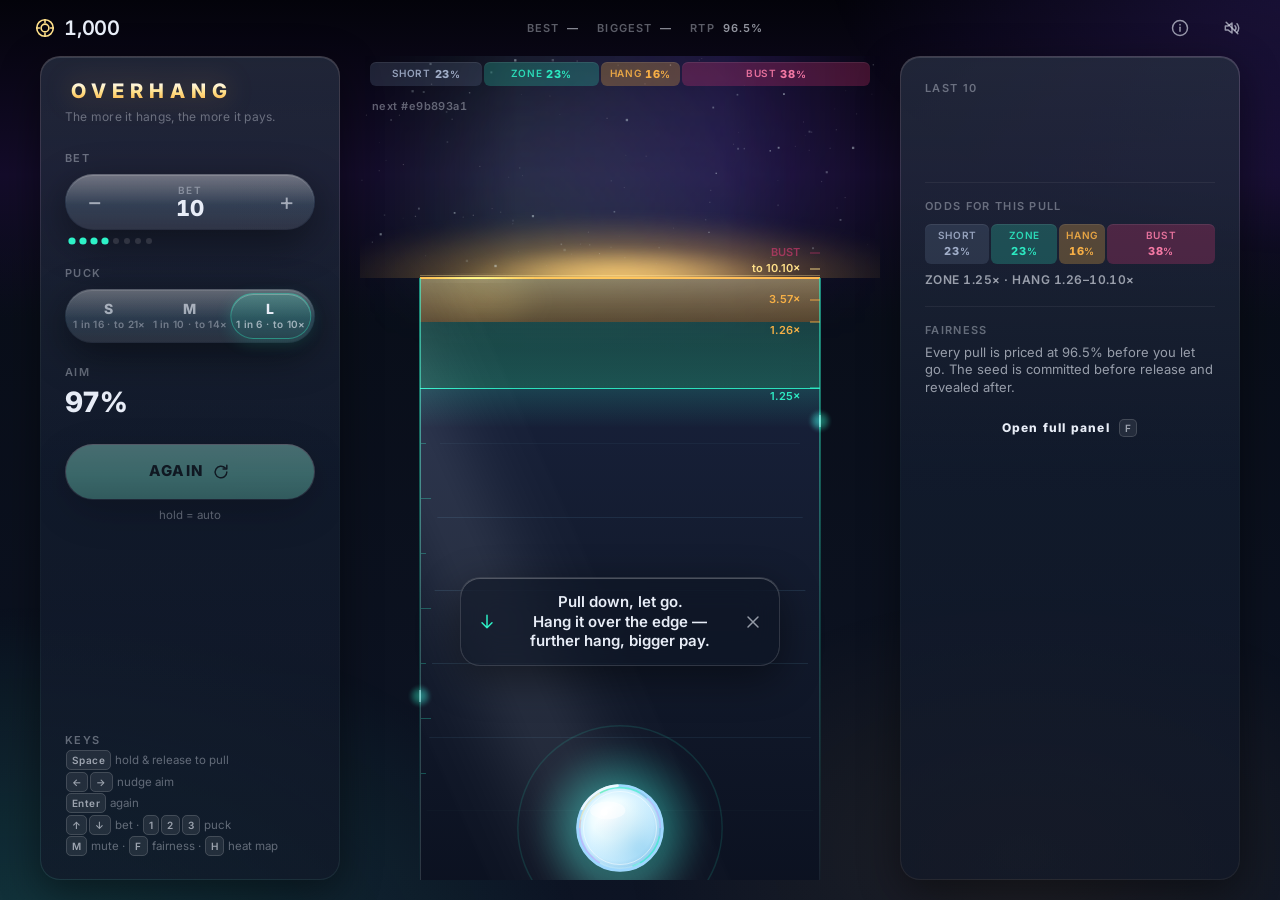
<file: overhang/index.html>
<!doctype html>
<html lang="en">
<head>
  <meta charset="utf-8" />
  <meta name="viewport" content="width=device-width, initial-scale=1, viewport-fit=cover" />
  <meta name="theme-color" content="#070B14" />
  <meta name="description" content="OVERHANG — slide a glass puck toward the edge of the void. The more it hangs, the more it pays. Play-money demo." />
  <title>OVERHANG</title>
  <link rel="preconnect" href="https://fonts.googleapis.com" />
  <link rel="preconnect" href="https://fonts.gstatic.com" crossorigin />
  <link rel="stylesheet" href="https://fonts.googleapis.com/css2?family=Inter:wght@400;600;800&display=swap" />
  <link rel="stylesheet" href="style.css" />
</head>
<body>
  <svg width="0" height="0" style="position:absolute" aria-hidden="true" focusable="false">
    <defs>
      <symbol id="i-chip" viewBox="0 0 24 24"><circle cx="12" cy="12" r="9" fill="none" stroke="currentColor" stroke-width="1.75"/><circle cx="12" cy="12" r="4.25" fill="none" stroke="currentColor" stroke-width="1.75"/><path d="M12 3v3M12 18v3M3 12h3M18 12h3" stroke="currentColor" stroke-width="1.75" stroke-linecap="round"/></symbol>
      <symbol id="i-info" viewBox="0 0 24 24"><circle cx="12" cy="12" r="9" fill="none" stroke="currentColor" stroke-width="1.75"/><path d="M12 11v5" stroke="currentColor" stroke-width="1.75" stroke-linecap="round"/><circle cx="12" cy="8" r="1" fill="currentColor"/></symbol>
      <symbol id="i-sound" viewBox="0 0 24 24"><path d="M4 9.5v5h3.5L12 18V6L7.5 9.5H4z" fill="none" stroke="currentColor" stroke-width="1.75" stroke-linejoin="round"/><path class="wave" d="M15.5 9.2a4 4 0 0 1 0 5.6M18 6.8a7.5 7.5 0 0 1 0 10.4" fill="none" stroke="currentColor" stroke-width="1.75" stroke-linecap="round"/><path class="slash" d="M5 5l14 14" fill="none" stroke="currentColor" stroke-width="1.75" stroke-linecap="round"/></symbol>
      <symbol id="i-again" viewBox="0 0 24 24"><path d="M19 12a7 7 0 1 1-2.05-4.95" fill="none" stroke="currentColor" stroke-width="1.75" stroke-linecap="round"/><path d="M19 4v4.5h-4.5" fill="none" stroke="currentColor" stroke-width="1.75" stroke-linecap="round" stroke-linejoin="round"/></symbol>
      <symbol id="i-close" viewBox="0 0 24 24"><path d="M6 6l12 12M18 6L6 18" fill="none" stroke="currentColor" stroke-width="1.75" stroke-linecap="round"/></symbol>
      <symbol id="i-arrow-down" viewBox="0 0 24 24"><path d="M12 4v15M6 13l6 6 6-6" fill="none" stroke="currentColor" stroke-width="1.75" stroke-linecap="round" stroke-linejoin="round"/></symbol>
      <!-- LAST 10 result glyphs (same stroke as the rest of the icon set) -->
      <symbol id="i-r-hang" viewBox="0 0 24 24"><path d="M4 19h16M12 19V6" fill="none" stroke="currentColor" stroke-width="2.5" stroke-linecap="round"/></symbol>
      <symbol id="i-r-zone" viewBox="0 0 24 24"><rect x="4" y="7" width="16" height="10" rx="2" fill="none" stroke="currentColor" stroke-width="2.5"/></symbol>
      <symbol id="i-r-bust" viewBox="0 0 24 24"><path d="M6 6l12 12M18 6L6 18" fill="none" stroke="currentColor" stroke-width="2.5" stroke-linecap="round"/></symbol>
      <symbol id="i-r-short" viewBox="0 0 24 24"><path d="M5 12h14" fill="none" stroke="currentColor" stroke-width="2.5" stroke-linecap="round"/></symbol>
    </defs>
  </svg>

  <div id="app" class="app">
    <!-- Top bar -->
    <header class="topbar">
      <button id="balanceBtn" class="balance" type="button" aria-label="Balance. Opens the fairness panel" data-testid="balance">
        <svg class="icon" aria-hidden="true"><use href="#i-chip"/></svg>
        <span id="balance" class="num">1,000</span>
      </button>
      <div class="topbar-stats" id="topStats" aria-hidden="true">
        <span>BEST <b id="statBest" class="num">—</b></span>
        <span>BIGGEST <b id="statBiggest" class="num">—</b></span>
        <span>RTP <b id="statRtp" class="num">—</b></span>
      </div>
      <div class="topbar-actions">
        <button id="infoBtn" class="iconbtn" type="button" aria-label="Fairness and rules" data-testid="info"><svg class="icon" aria-hidden="true"><use href="#i-info"/></svg></button>
        <button id="muteBtn" class="iconbtn" type="button" aria-label="Sound" aria-pressed="false" data-testid="mute"><svg class="icon" aria-hidden="true"><use href="#i-sound"/></svg></button>
      </div>
    </header>

    <!-- Stage: canvas + non-interactive overlays -->
    <main class="stage" id="stage">
      <canvas id="canvas" data-testid="canvas"></canvas>

      <div class="odds" id="odds" data-testid="odds" aria-hidden="true">
        <div class="odds-bar">
          <div class="seg seg-short" id="oddsShort"><span class="seg-label">SHORT</span><span class="seg-val num"><b>23</b>%</span></div>
          <div class="seg seg-zone" id="oddsZone"><span class="seg-label">ZONE</span><span class="seg-val num"><b>23</b>%</span></div>
          <div class="seg seg-hang" id="oddsHang"><span class="seg-label">HANG</span><span class="seg-val num"><b>16</b>%</span></div>
          <div class="seg seg-bust" id="oddsBust"><span class="seg-label">BUST</span><span class="seg-val num"><b>38</b>%</span></div>
        </div>
        <div class="odds-chip num" id="oddsChip" hidden>ALL PAYS ×1.13</div>
      </div>

      <div class="wordmark stage-wordmark" aria-hidden="true">OVERHANG</div>
      <div class="corner num" id="corner" aria-hidden="true">
        <div id="cornerNext">next #--------</div>
        <div id="cornerLast"></div>
      </div>

      <div class="lockup" id="lockup" aria-hidden="true">
        <div class="lockup-tier" id="lockupTier"></div>
        <div class="lockup-mult num" id="lockupMult"></div>
        <div class="lockup-sub num" id="lockupSub"></div>
        <div class="lockup-win num" id="lockupWin"></div>
      </div>

      <div class="caption" id="caption" hidden>Top up to play</div>

      <div class="hint" id="hint" hidden data-testid="hint">
        <svg class="icon hint-arrow" aria-hidden="true"><use href="#i-arrow-down"/></svg>
        <p>Pull down, let go.<br/>Hang it over the edge — further hang, bigger pay.</p>
        <button class="hint-close" id="hintClose" type="button" aria-label="Dismiss hint"><svg class="icon" aria-hidden="true"><use href="#i-close"/></svg></button>
      </div>
    </main>

    <!-- Controls: footer on phone, left console on desktop -->
    <aside class="console console-left" id="controls">
      <div class="brand desk-only" aria-hidden="true">
        <div class="wordmark">OVERHANG</div>
        <div class="tagline">The more it hangs, the more it pays.</div>
      </div>
      <div class="group group-bet">
        <div class="label desk-only">BET</div>
        <div class="pill bet-pill" id="betPill" data-testid="bet">
          <button class="pill-btn" id="betDown" type="button" aria-label="Decrease bet">−</button>
          <button class="pill-value" id="betValue" type="button" aria-label="Bet amount. Long press for maximum"><span class="pill-caption">BET</span><span class="num" id="betNum">10</span></button>
          <button class="pill-btn" id="betUp" type="button" aria-label="Increase bet">+</button>
        </div>
        <div class="ladder desk-only" id="ladder" aria-hidden="true"></div>
      </div>

      <div class="group group-size">
        <div class="label desk-only">PUCK</div>
        <div class="segmented" id="sizeSeg" role="group" aria-label="Puck size" data-testid="sizes">
          <span class="seg-thumb" aria-hidden="true"></span>
          <button type="button" class="seg-btn" data-size="S" aria-pressed="false" title="Small puck · hangs about 1 in 16 · pays to 21×"><span class="seg-main">S</span><span class="seg-sub">1 in 16 · to 21×</span></button>
          <button type="button" class="seg-btn" data-size="M" aria-pressed="false" title="Medium puck · hangs about 1 in 10 · pays to 14×"><span class="seg-main">M</span><span class="seg-sub">1 in 10 · to 14×</span></button>
          <button type="button" class="seg-btn" data-size="L" aria-pressed="true" title="Large puck · hangs about 1 in 6 · pays to 10×"><span class="seg-main">L</span><span class="seg-sub">1 in 6 · to 10×</span></button>
        </div>
      </div>

      <div class="group group-aim desk-only">
        <div class="label">AIM</div>
        <div class="aim-read num" id="aimRead">97%</div>
      </div>

      <div class="group group-again">
        <button class="pill again" id="againBtn" type="button" disabled data-testid="again">
          <span>AGAIN</span>
          <svg class="icon" aria-hidden="true"><use href="#i-again"/></svg>
        </button>
        <button class="pill topup" id="topupBtn" type="button" hidden data-testid="topup">TOP UP +1,000</button>
        <div class="keys desk-only" aria-hidden="true">
          <span>hold = auto</span>
        </div>
      </div>

      <div class="group group-keys desk-only" aria-hidden="true">
        <div class="label">KEYS</div>
        <div class="keys">
          <span><kbd>Space</kbd> hold &amp; release to pull</span>
          <span><kbd>←</kbd><kbd>→</kbd> nudge aim</span>
          <span><kbd>Enter</kbd> again</span>
          <span><kbd>↑</kbd><kbd>↓</kbd> bet · <kbd>1</kbd><kbd>2</kbd><kbd>3</kbd> puck</span>
          <span><kbd>M</kbd> mute · <kbd>F</kbd> fairness · <kbd>H</kbd> heat map</span>
        </div>
      </div>
    </aside>

    <!-- Right console (desktop only) -->
    <aside class="console console-right" id="rightCol" aria-hidden="true">
      <section class="panel">
        <div class="label">LAST 10</div>
        <ol class="results" id="results"></ol>
      </section>
      <section class="panel">
        <div class="label">ODDS FOR THIS PULL</div>
        <div class="odds-bar odds-bar-card" id="oddsCard">
          <div class="seg seg-short"><span class="seg-label">SHORT</span><span class="seg-val num"><b>23</b>%</span></div>
          <div class="seg seg-zone"><span class="seg-label">ZONE</span><span class="seg-val num"><b>23</b>%</span></div>
          <div class="seg seg-hang"><span class="seg-label">HANG</span><span class="seg-val num"><b>16</b>%</span></div>
          <div class="seg seg-bust"><span class="seg-label">BUST</span><span class="seg-val num"><b>38</b>%</span></div>
        </div>
        <div class="odds-pays num" id="oddsPays">ZONE 1.25× · HANG 1.26–10.10×</div>
        <div class="odds-chip num" id="oddsChipCard" hidden>ALL PAYS ×1.13</div>
      </section>
      <section class="panel">
        <div class="label">FAIRNESS</div>
        <p class="small">Every pull is priced at 96.5% before you let go. The seed is committed before release and revealed after.</p>
        <button class="pill ghost-pill" id="openFairness" type="button">Open full panel <kbd>F</kbd></button>
      </section>
    </aside>
  </div>

  <!-- Fairness panel: bottom sheet on phone, modal on desktop -->
  <div class="sheet-backdrop" id="sheetBackdrop" hidden></div>
  <section class="sheet" id="fairness" role="dialog" aria-modal="true" aria-labelledby="fairTitle" hidden data-testid="fairness">
    <header class="sheet-head">
      <h2 id="fairTitle">How OVERHANG pays</h2>
      <button class="iconbtn" id="fairClose" type="button" aria-label="Close"><svg class="icon" aria-hidden="true"><use href="#i-close"/></svg></button>
    </header>
    <div class="sheet-body">
      <p><b>How it pays.</b> Your puck stops at <i>aim × wax</i>, where wax is one random draw (log-normal, σ = 0.10) made before you let go. Below the 90% line: nothing. In the pay zone: 1.25×. Nose over the edge: the multiplier is how far it hangs, from about 1.3× to 10× (L), 14× (M) or 21× (S). Past the edge: it falls.</p>
      <p><b>Every pull is priced at 96.5%.</b> Shallow and deep pulls short or bust more often, so everything they win is scaled up by a factor that depends only on your aim (“ALL PAYS ×1.13”), and every pull returns the same 96.5% on average before rounding (multipliers are rounded down to 0.01×, so the long-run figure is about 96.3%). The table below is that pricing for your current puck.</p>
      <p class="honesty" data-testid="honesty"><b>The outcome is decided by the draw and your own aim. Nothing adjusts it afterward: no balance-aware weighting, no streak logic, no near-miss injection. The pricing factor is a function of aim only, shown before release.</b></p>

      <div class="label">PRICING FOR THE <span id="fairSize">L</span> PUCK</div>
      <div class="table-wrap">
        <table class="fair-table num" id="fairTable" data-testid="fair-table">
          <thead><tr><th>Aim</th><th>Short</th><th>Zone</th><th>Hang</th><th>Bust</th><th>Factor</th><th>Zone pays</th><th>Hang pays</th></tr></thead>
          <tbody></tbody>
        </table>
      </div>

      <div class="label">SESSION</div>
      <p class="num" id="fairSession">0 rounds</p>
      <div class="stats-grid num">
        <div><span>Best overhang</span><b id="fairBest">—</b></div>
        <div><span>Biggest win</span><b id="fairBiggest">—</b></div>
        <div><span>Hangs</span><b id="fairHangs">0</b></div>
        <div><span>Top-ups</span><b id="fairTopups">0</b></div>
      </div>

      <div class="label">SETTINGS</div>
      <div class="toggles">
        <label class="toggle"><input type="checkbox" id="togReduce" /><span>Reduce motion</span></label>
        <label class="toggle"><input type="checkbox" id="togHeat" checked /><span>Show heat-map dots</span></label>
      </div>

      <div class="label">VERIFY A ROUND</div>
      <p class="small">We show SHA-256(seed) before you release and the seed after. Z = √(−2 ln u₁)·cos(2π u₂) from the first 8 seed bytes, wax = e<sup>0.1·Z</sup>, stop = aim × wax. In the console, <code>__overhang.setSeedHex(hex)</code> replays any seed.</p>
      <div class="label">LAST 20 ROUNDS</div>
      <div class="table-wrap">
        <table class="fair-table log-table num" id="logTable" data-testid="log-table">
          <thead><tr><th>#</th><th>Commit</th><th>Seed</th><th>Aim</th><th>Puck</th><th>Bet</th><th>Wax</th><th>Stop</th><th>Result</th><th>Win</th></tr></thead>
          <tbody></tbody>
        </table>
      </div>
      <p class="small muted">Play-money demo. No real money, no accounts.</p>
    </div>
  </section>

  <div class="sr-only" aria-live="polite" id="live"></div>

  <script src="math.js" defer></script>
  <script src="audio.js" defer></script>
  <script src="game.js" defer></script>
</body>
</html>
</file>
<file: overhang/style.css>
/* OVERHANG — styles. Tokens from the build spec §6.1. */
:root {
  --bg-0: #070B14;
  --bg-1: #0D1424;
  --void-0: #03030A;
  --void-1: #140C2A;
  --glass: rgba(255, 255, 255, 0.05);
  --glass-hi: rgba(255, 255, 255, 0.14);
  --glass-lo: rgba(0, 0, 0, 0.35);
  --deck: #121A2C;
  --deck-line: rgba(255, 255, 255, 0.06);
  --zone: #2EF2C8;
  --zone-fill: rgba(46, 242, 200, 0.22);
  --ledge: #FFB547;
  --ledge-fill: rgba(255, 181, 71, 0.28);
  --gold: #FFE08A;
  --bust: #FF3D81;
  --short: #5B6B8A;
  --puck: #EAFBFF;
  --puck-ring: #9FD8FF;
  --text: #E8EDF7;
  --text-2: rgba(232, 237, 247, 0.62);
  --text-3: rgba(232, 237, 247, 0.38);
  --focus: #7FD6FF;

  --font: "Inter", system-ui, -apple-system, "Segoe UI", Roboto, sans-serif;
  --ease-out: cubic-bezier(0.2, 0.9, 0.2, 1);
  --ease-back: cubic-bezier(0.34, 1.56, 0.64, 1);
  --shadow: 0 12px 40px rgba(0, 0, 0, 0.45);
  --topbar-h: 56px;
  --sat: env(safe-area-inset-top, 0px);
  --sab: env(safe-area-inset-bottom, 0px);
  --sal: env(safe-area-inset-left, 0px);
  --sar: env(safe-area-inset-right, 0px);
}

/* ---------- Reset ---------- */
*, *::before, *::after { box-sizing: border-box; }
html, body {
  margin: 0; padding: 0;
  height: 100%; width: 100%;
  overflow: hidden; overflow-x: hidden;
  overscroll-behavior: none;
}
body {
  font-family: var(--font);
  font-size: 14px; line-height: 1.35;
  color: var(--text);
  background: linear-gradient(180deg, var(--bg-0) 0%, var(--bg-1) 100%);
  -webkit-font-smoothing: antialiased;
  -webkit-tap-highlight-color: transparent;
  -webkit-touch-callout: none;
  user-select: none; -webkit-user-select: none;
}
button { font: inherit; color: inherit; background: none; border: 0; padding: 0; margin: 0; cursor: pointer; touch-action: manipulation; }
button:disabled { cursor: default; }
button:focus { outline: none; }
button:focus-visible, input:focus-visible { outline: 2px solid var(--focus); outline-offset: 2px; }
.num { font-variant-numeric: tabular-nums; font-feature-settings: "tnum" 1; }
.icon { width: 20px; height: 20px; display: inline-block; vertical-align: middle; flex: none; }
.sr-only { position: absolute; width: 1px; height: 1px; overflow: hidden; clip: rect(0 0 0 0); white-space: nowrap; }
kbd {
  font: 600 10px/1 var(--font); letter-spacing: 0.04em;
  padding: 3px 5px; border-radius: 5px;
  background: rgba(255,255,255,0.08); border: 1px solid var(--glass-hi);
  color: var(--text-2); margin: 0 1px;
}
.label {
  font-size: 11px; font-weight: 600; letter-spacing: 0.12em; text-transform: uppercase;
  color: var(--text-3);
}
.small { font-size: 13px; color: var(--text-2); margin: 6px 0 10px; }
.muted { color: var(--text-3); }

/* ---------- App grid ---------- */
.app {
  position: fixed; inset: 0;
  height: 100vh; height: 100dvh;
  width: 100%; max-width: 100vw;
  display: grid;
  grid-template-rows: calc(var(--topbar-h) + var(--sat)) minmax(0, 1fr) auto;
  grid-template-columns: minmax(0, 1fr);
  grid-template-areas: "top" "stage" "controls";
  isolation: isolate;
}
/* ambient colour drift behind everything: transform-only animation, GPU composited */
.app::before {
  content: ""; position: absolute; inset: -25%; z-index: -1; pointer-events: none;
  background:
    radial-gradient(42% 38% at 18% 88%, rgba(46, 242, 200, 0.16) 0%, rgba(46, 242, 200, 0) 70%),
    radial-gradient(38% 34% at 86% 12%, rgba(124, 80, 255, 0.22) 0%, rgba(124, 80, 255, 0) 70%),
    radial-gradient(30% 28% at 70% 80%, rgba(255, 181, 71, 0.08) 0%, rgba(255, 181, 71, 0) 70%);
  animation: drift 28s ease-in-out infinite alternate;
  will-change: transform;
}
@keyframes drift {
  0% { transform: translate3d(-3%, 2%, 0) scale(1); }
  50% { transform: translate3d(2%, -2%, 0) scale(1.06); }
  100% { transform: translate3d(3%, 3%, 0) scale(1.02); }
}
.wordmark {
  font-weight: 800; letter-spacing: 0.32em; text-transform: uppercase; font-size: 13px; line-height: 1;
  padding-left: 0.32em;
  background: linear-gradient(180deg, #FFFFFF 0%, #FFE08A 55%, #FFB547 100%);
  -webkit-background-clip: text; background-clip: text; color: transparent;
  filter: drop-shadow(0 0 14px rgba(255, 181, 71, 0.35));
  white-space: nowrap;
}
.stage-wordmark { position: absolute; right: 14px; top: 46px; font-size: 11px; letter-spacing: 0.3em; opacity: 0.9; pointer-events: none; z-index: 2; }
.brand { margin-bottom: 4px; }
.brand .wordmark { font-size: 20px; letter-spacing: 0.3em; }
.brand .tagline { margin-top: 8px; font-size: 12px; color: var(--text-3); letter-spacing: 0.02em; }

/* ---------- Top bar ---------- */
.topbar {
  grid-area: top; position: relative;
  display: flex; align-items: center; justify-content: space-between; gap: 12px;
  padding: var(--sat) calc(12px + var(--sar)) 0 calc(12px + var(--sal));
  min-width: 0;
}
.balance {
  display: inline-flex; align-items: center; gap: 8px;
  height: 48px; padding: 0 14px 0 10px; border-radius: 999px;
  font-size: 20px; font-weight: 600; letter-spacing: -0.01em;
  color: var(--text);
  transition: transform 160ms var(--ease-out), background 160ms;
}
.balance .icon { color: var(--gold); width: 22px; height: 22px; }
.balance:active { transform: scale(0.96); transition-duration: 90ms; }
.balance.pulse { animation: pulse 320ms var(--ease-out); }
.balance.pulse .icon { animation: spin 640ms var(--ease-out); }
@keyframes spin { from { transform: rotate(0deg); } to { transform: rotate(360deg); } }
@keyframes pulse { 0% { transform: scale(1); } 35% { transform: scale(1.05); } 100% { transform: scale(1); } }
.topbar-stats { display: none; gap: 18px; font-size: 11px; letter-spacing: 0.1em; color: var(--text-3); font-weight: 600; }
.topbar-stats b { color: var(--text-2); font-weight: 600; margin-left: 4px; }
.topbar-actions { display: flex; gap: 4px; }
.iconbtn {
  width: 48px; height: 48px; border-radius: 999px;
  display: inline-flex; align-items: center; justify-content: center;
  color: var(--text-2);
  transition: transform 160ms var(--ease-out), color 160ms, background 160ms;
}
.iconbtn:hover { color: var(--text); background: rgba(255,255,255,0.05); }
.iconbtn:active { transform: scale(0.96); transition-duration: 90ms; }
#muteBtn .slash { opacity: 0; transition: opacity 160ms; }
#muteBtn .wave { transition: opacity 160ms; }
#muteBtn[aria-pressed="true"] .slash { opacity: 1; }
#muteBtn[aria-pressed="true"] .wave { opacity: 0.25; }

/* ---------- Stage ---------- */
.stage {
  grid-area: stage;
  position: relative; min-height: 0; min-width: 0;
  overflow: hidden;
}
#canvas {
  position: absolute; inset: 0; width: 100%; height: 100%;
  display: block;
  touch-action: none;
  cursor: grab;
}
#canvas.aiming { cursor: grabbing; }
.stage.locked #canvas { cursor: default; }

/* Odds strip (flat fill, never blurred: it sits over the canvas during play) */
.odds {
  position: absolute; top: 0; left: 0; right: 0; height: 36px;
  display: flex; align-items: center; gap: 8px;
  padding: 0 10px;
  background: rgba(7, 11, 20, 0.72);
  border-bottom: 1px solid rgba(255,255,255,0.05);
  pointer-events: none;
  z-index: 2;
}
.odds-bar { display: flex; flex: 1; min-width: 0; height: 24px; gap: 2px; }
.odds-bar .seg {
  display: flex; align-items: center; justify-content: center; gap: 4px;
  min-width: 0; height: 100%;
  border-radius: 6px;
  font-size: 10px; font-weight: 600; letter-spacing: 0.06em;
  overflow: hidden; white-space: nowrap;
  flex: 1 1 25%;
  transition: flex-basis 120ms cubic-bezier(0.33, 1, 0.68, 1);
}
.odds-bar .seg { box-shadow: inset 0 1px 0 rgba(255,255,255,0.08); }
.odds-bar .seg-label { opacity: 0.85; }
.odds-bar .seg-val b { font-weight: 800; font-size: 11px; }
.odds-bar .seg-val { opacity: 0.95; }
.seg-short { background: rgba(91,107,138,0.28); color: #A9B6D1; }
.seg-zone  { background: rgba(46,242,200,0.22); color: var(--zone); }
.seg-hang  { background: rgba(255,181,71,0.26); color: var(--ledge); }
.seg-bust  { background: rgba(255,61,129,0.22); color: #FF7FAB; }
.odds-bar .seg.narrow .seg-label { display: none; }
.odds-bar .seg.tiny .seg-val { display: none; }
.odds-chip {
  flex: none; height: 22px; padding: 0 9px; border-radius: 999px;
  display: inline-flex; align-items: center;
  font-size: 10px; font-weight: 800; letter-spacing: 0.08em;
  color: #2A1B05; background: var(--ledge);
  box-shadow: 0 0 14px rgba(255,181,71,0.45);
  animation: chipIn 200ms var(--ease-back);
}
.odds-chip[hidden] { display: none; }
@keyframes chipIn { from { transform: scale(0.8); opacity: 0; } to { transform: scale(1); opacity: 1; } }

.corner {
  position: absolute; top: 42px; left: 12px;
  font-size: 11px; font-weight: 600; letter-spacing: 0.04em;
  color: var(--text-3); line-height: 1.5;
  pointer-events: none; z-index: 2;
  transition: opacity 200ms var(--ease-out);
}
.corner.dim { opacity: 0; }
.corner div { transition: opacity 300ms; }

/* Result lockup: DOM text below the ledge, moves with resize only */
.lockup {
  position: absolute; left: 50%; top: 240px;
  transform: translateX(-50%);
  width: 320px; max-width: 90%;
  text-align: center; pointer-events: none; z-index: 2;
  opacity: 0;
  transition: opacity 300ms var(--ease-out);
  text-shadow: 0 2px 18px rgba(0,0,0,0.6), 0 0 2px rgba(0,0,0,0.6);
}
.lockup.show { opacity: 1; transition-duration: 80ms; }
.lockup-tier {
  font-size: 12px; font-weight: 800; letter-spacing: 0.3em; text-transform: uppercase;
  color: var(--gold); min-height: 16px;
  opacity: 0; transform: translateY(4px);
}
.lockup-tier.in { animation: tierIn 420ms var(--ease-out) forwards; }
@keyframes tierIn { from { letter-spacing: 0.1em; opacity: 0; transform: translateY(4px); } to { letter-spacing: 0.3em; opacity: 1; transform: translateY(0); } }
.lockup-mult {
  font-size: 44px; font-weight: 800; letter-spacing: -0.02em; line-height: 1.05;
  color: var(--text); min-height: 48px;
  transform-origin: 50% 60%;
}
.lockup-mult.pop { animation: pop 220ms var(--ease-back); }
.lockup-mult.big { animation: bigpop 360ms var(--ease-out); }
.lockup-mult.hang { color: var(--ledge); text-shadow: 0 0 28px rgba(255,181,71,0.55), 0 2px 18px rgba(0,0,0,0.6); }
.lockup-mult.gold { color: var(--gold); text-shadow: 0 0 34px rgba(255,224,138,0.7), 0 2px 18px rgba(0,0,0,0.6); }
.lockup-mult.zone { color: var(--zone); text-shadow: 0 0 26px rgba(46,242,200,0.5), 0 2px 18px rgba(0,0,0,0.6); }
.lockup-mult.bust { color: var(--bust); text-shadow: 0 0 26px rgba(255,61,129,0.5), 0 2px 18px rgba(0,0,0,0.6); }
.lockup-mult.short { color: var(--short); font-size: 30px; letter-spacing: 0.2em; }
@keyframes pop { from { transform: scale(0.8); } 60% { transform: scale(1.08); } to { transform: scale(1); } }
@keyframes bigpop { 0% { transform: scale(1); } 40% { transform: scale(1.25); } 100% { transform: scale(1); } }
.lockup-sub {
  font-size: 13px; font-weight: 600; letter-spacing: 0.12em; text-transform: uppercase;
  color: var(--text-2); margin-top: 4px; min-height: 18px;
}
.lockup-sub.best { color: var(--gold); animation: bestIn 260ms var(--ease-back); }
@keyframes bestIn { from { transform: scale(1.3); opacity: 0; } to { transform: scale(1); opacity: 1; } }
.lockup-win { font-size: 16px; font-weight: 600; color: var(--zone); margin-top: 2px; min-height: 20px; }
.lockup-win.hang { color: var(--ledge); }
.lockup-win.gold { color: var(--gold); }

.caption {
  position: absolute; left: 0; right: 0; bottom: 34%;
  text-align: center; font-size: 13px; font-weight: 600; letter-spacing: 0.12em; text-transform: uppercase;
  color: var(--text-3); pointer-events: none; z-index: 2;
}
.caption[hidden] { display: none; }

/* Onboarding hint: the only blurred overlay over the canvas (only while open, before the first launch) */
.hint {
  position: absolute; left: 50%; bottom: 22%;
  transform: translateX(-50%);
  width: calc(100% - 48px); max-width: 320px;
  padding: 14px 52px 14px 52px;
  border-radius: 20px;
  background: rgba(13, 20, 36, 0.55);
  -webkit-backdrop-filter: blur(16px); backdrop-filter: blur(16px);
  border: 1px solid var(--glass-hi);
  box-shadow: var(--shadow), inset 0 1px 0 rgba(255,255,255,0.25);
  pointer-events: none; z-index: 3;
  text-align: center;
  opacity: 0; transition: opacity 300ms var(--ease-out);
}
.hint.show { opacity: 1; }
.hint:not(.show) { -webkit-backdrop-filter: none; backdrop-filter: none; }
.hint[hidden] { display: none; }
.hint p { margin: 0; font-size: 15px; font-weight: 600; line-height: 1.3; }
.hint-arrow {
  position: absolute; left: 16px; top: 50%; margin-top: -10px;
  color: var(--zone);
  animation: nudge 1.4s ease-in-out infinite;
}
@keyframes nudge { 0%, 100% { transform: translateY(-4px); } 50% { transform: translateY(4px); } }
.hint-close {
  position: absolute; right: 2px; top: 50%; margin-top: -24px;
  width: 48px; height: 48px; border-radius: 999px;
  display: inline-flex; align-items: center; justify-content: center;
  color: var(--text-2); pointer-events: auto;
}

/* ---------- Controls console ---------- */
.console-left {
  grid-area: controls;
  display: grid;
  grid-template-columns: minmax(0, 1fr) auto;
  grid-template-areas: "size size" "bet again";
  gap: 10px 10px;
  padding: 8px calc(16px + var(--sar)) calc(12px + var(--sab)) calc(16px + var(--sal));
  min-width: 0;
}
.group { min-width: 0; }
.group-size { grid-area: size; }
.group-bet { grid-area: bet; }
.group-again { grid-area: again; }
@media (max-width: 899px) { .group-aim, .group-keys, .desk-only { display: none !important; } }

/* Pills */
.pill {
  height: 56px; border-radius: 999px;
  background:
    linear-gradient(180deg, rgba(255,255,255,0.085) 0%, rgba(255,255,255,0.035) 100%) padding-box,
    linear-gradient(180deg, rgba(255,255,255,0.32) 0%, rgba(127,214,255,0.10) 55%, rgba(255,255,255,0.06) 100%) border-box;
  border: 1px solid transparent;
  box-shadow: var(--shadow), inset 0 1px 0 rgba(255,255,255,0.14);
  display: inline-flex; align-items: center; justify-content: center;
  font-weight: 800; font-size: 15px; letter-spacing: 0.08em;
  color: var(--text);
  transition: transform 160ms var(--ease-out), border-color 160ms, box-shadow 160ms, opacity 200ms;
}
.pill:active { transform: scale(0.96); transition-duration: 90ms; }
@media (hover: hover) {
  .pill:hover { box-shadow: var(--shadow), inset 0 1px 0 rgba(255,255,255,0.2), 0 0 0 1px rgba(127,214,255,0.12), 0 0 24px rgba(46,242,200,0.10); }
  .again:not(:disabled):hover { filter: brightness(1.06); }
  .seg-btn:hover { color: var(--text); }
  .iconbtn:hover .icon { filter: drop-shadow(0 0 6px rgba(127,214,255,0.5)); }
}
.bet-pill {
  width: 100%; max-width: 220px;
  display: grid; grid-template-columns: 56px minmax(0, 1fr) 56px;
  padding: 0;
}
.bet-pill:active { transform: none; }
.pill-btn {
  height: 54px; width: 56px; border-radius: 999px;
  font-size: 24px; font-weight: 400; color: var(--text-2);
  display: inline-flex; align-items: center; justify-content: center;
  transition: transform 160ms var(--ease-out), color 160ms, background 160ms;
}
.pill-btn:hover { color: var(--text); }
.pill-btn:active { transform: scale(0.9); transition-duration: 90ms; background: rgba(255,255,255,0.06); }
.pill-btn:disabled { opacity: 0.3; }
.pill-value {
  height: 54px; display: flex; flex-direction: column; align-items: center; justify-content: center;
  line-height: 1;
}
.pill-value .pill-caption { font-size: 10px; font-weight: 600; letter-spacing: 0.16em; color: var(--text-3); margin-bottom: 2px; }
.pill-value .num { font-size: 22px; font-weight: 800; letter-spacing: -0.01em; }
.pill-value.flash .num { animation: flash 320ms var(--ease-out); }
@keyframes flash { 0% { color: var(--ledge); transform: scale(1.1); } 100% { color: var(--text); transform: scale(1); } }
.ladder { display: flex; gap: 5px; margin-top: 8px; padding: 0 4px; }
.ladder i { width: 6px; height: 6px; border-radius: 50%; background: rgba(255,255,255,0.12); transition: background 160ms, transform 160ms; }
.ladder i.on { background: var(--zone); transform: scale(1.2); }

.again {
  width: 150px; gap: 8px; position: relative; overflow: hidden;
  color: #0B1A17;
  background: linear-gradient(180deg, #5BFADA 0%, #2EF2C8 55%, #1FD2AD 100%) padding-box, linear-gradient(180deg, rgba(255,255,255,0.7), rgba(255,255,255,0.15)) border-box;
  border: 1px solid transparent;
  box-shadow: 0 10px 30px rgba(46,242,200,0.25), inset 0 1px 0 rgba(255,255,255,0.45);
  animation: breathe 1.8s ease-in-out infinite;
}
.again::after {
  content: ""; position: absolute; top: -20%; bottom: -20%; left: 0; width: 45%;
  background: linear-gradient(105deg, rgba(255,255,255,0) 0%, rgba(255,255,255,0.45) 50%, rgba(255,255,255,0) 100%);
  transform: translateX(-160%) skewX(-12deg);
  animation: sheen 3.4s ease-in-out infinite; pointer-events: none;
}
.again:disabled::after { animation: none; opacity: 0; }
@keyframes sheen { 0%, 55% { transform: translateX(-160%) skewX(-12deg); } 85%, 100% { transform: translateX(340%) skewX(-12deg); } }
.again .icon { width: 20px; height: 20px; }
.again:disabled { animation: none; opacity: 0.4; box-shadow: var(--shadow); filter: saturate(0.5); }
.again.pulse { animation: againPulse 420ms var(--ease-out), breathe 1.8s ease-in-out 420ms infinite; }
@keyframes breathe {
  0%, 100% { box-shadow: 0 10px 30px rgba(46,242,200,0.25), inset 0 1px 0 rgba(255,255,255,0.45); }
  50% { box-shadow: 0 10px 34px rgba(46,242,200,0.5), inset 0 1px 0 rgba(255,255,255,0.45); }
}
@keyframes againPulse { 0% { transform: scale(1); } 40% { transform: scale(1.04); } 100% { transform: scale(1); } }
.topup {
  width: 150px; font-size: 13px;
  color: #2A1B05;
  background: linear-gradient(180deg, #FFD079, var(--ledge));
  border-color: rgba(255,255,255,0.35);
  box-shadow: 0 10px 30px rgba(255,181,71,0.3), inset 0 1px 0 rgba(255,255,255,0.45);
}
.topup[hidden], .again[hidden] { display: none; }
.ghost-pill {
  height: 44px; width: 100%; font-size: 12px; letter-spacing: 0.1em; gap: 8px;
  background: transparent; box-shadow: none;
}

/* Segmented control */
.segmented {
  position: relative; height: 54px; width: 100%;
  display: grid; grid-template-columns: repeat(3, minmax(0, 1fr));
  border-radius: 999px; padding: 0 3px;
  background:
    linear-gradient(180deg, rgba(255,255,255,0.07) 0%, rgba(255,255,255,0.03) 100%) padding-box,
    linear-gradient(180deg, rgba(255,255,255,0.28) 0%, rgba(127,214,255,0.10) 55%, rgba(255,255,255,0.06) 100%) border-box;
  border: 1px solid transparent;
  box-shadow: inset 0 1px 0 rgba(255,255,255,0.1), var(--shadow);
}
.seg-thumb {
  position: absolute; top: 3px; bottom: 3px; left: 3px;
  width: calc((100% - 6px) / 3);
  border-radius: 999px;
  background: linear-gradient(180deg, rgba(46,242,200,0.22) 0%, rgba(46,242,200,0.10) 100%);
  border: 1px solid rgba(46,242,200,0.35);
  box-shadow: inset 0 1px 0 rgba(255,255,255,0.25), 0 4px 16px rgba(46,242,200,0.18);
  transform: translateX(calc(var(--seg-idx, 2) * 100%));
  transition: transform 220ms var(--ease-out);
  pointer-events: none;
}
.seg-btn {
  position: relative; z-index: 1;
  height: 52px; border-radius: 999px;
  display: flex; flex-direction: column; align-items: center; justify-content: center;
  line-height: 1; color: var(--text-2);
  transition: color 160ms, transform 160ms var(--ease-out), opacity 160ms;
}
.seg-btn:active { transform: scale(0.96); transition-duration: 90ms; }
.seg-btn[aria-pressed="true"] { color: var(--text); }
/* sizes are a pre-release choice: dimmed while a puck is in flight or an aim is active */
.segmented.locked .seg-btn { cursor: default; }
.segmented.locked .seg-btn:not([aria-pressed="true"]) { opacity: 0.45; }
.seg-main { font-size: 14px; font-weight: 800; letter-spacing: 0.08em; }
.seg-sub { font-size: 11px; font-weight: 600; letter-spacing: 0.03em; color: var(--text-3); margin-top: 3px; white-space: nowrap; }
.seg-btn[aria-pressed="true"] .seg-sub { color: var(--text-2); }

.aim-read { font-size: 28px; font-weight: 800; letter-spacing: -0.02em; margin-top: 4px; }
.keys { display: flex; flex-direction: column; gap: 6px; font-size: 11.5px; color: var(--text-3); margin-top: 6px; }

/* ---------- Right console (desktop) ---------- */
.console-right { display: none; }
.panel { padding: 0 0 18px; }
.panel + .panel { border-top: 1px solid rgba(255,255,255,0.06); padding-top: 16px; }
.results { list-style: none; margin: 8px 0 0; padding: 0; display: flex; flex-direction: column; gap: 4px; min-height: 60px; }
.results li {
  display: grid; grid-template-columns: 18px 60px 1fr auto; gap: 8px; align-items: center;
  font-size: 12.5px; font-weight: 600; padding: 4px 6px; border-radius: 8px;
  animation: rowIn 260ms var(--ease-out);
}
@keyframes rowIn { from { opacity: 0; transform: translateY(-6px); } to { opacity: 1; transform: none; } }
.results li .g { display: inline-flex; align-items: center; justify-content: center; }
.results li .g .icon { width: 12px; height: 12px; }
.results li.hang { color: var(--ledge); }
.results li.zone { color: var(--zone); }
.results li.bust { color: var(--bust); }
.results li.short { color: var(--short); }
.results li .w { text-align: right; }
.results li .m { color: var(--text-2); font-weight: 600; }
/* the 290 px card never drops a label: it stacks label over value instead */
.odds-bar-card { margin-top: 10px; height: 40px; }
.odds-bar-card .seg { flex-direction: column; gap: 1px; }
.odds-bar-card .seg.narrow .seg-label { display: inline; }
.odds-pays { font-size: 12px; color: var(--text-2); margin-top: 8px; font-weight: 600; letter-spacing: 0.04em; }
.console-right .odds-chip { margin-top: 8px; }

/* ---------- Fairness sheet ---------- */
.sheet-backdrop {
  position: fixed; inset: 0; z-index: 20;
  background: rgba(3, 3, 10, 0.55);
  opacity: 0; transition: opacity 260ms var(--ease-out);
}
.sheet-backdrop.open { opacity: 1; }
.sheet-backdrop[hidden] { display: none; }
.sheet {
  position: fixed; left: 0; right: 0; bottom: 0; z-index: 21;
  max-height: 86vh; max-height: 86dvh;
  display: flex; flex-direction: column;
  border-radius: 20px 20px 0 0;
  background: rgba(13, 20, 36, 0.78);
  -webkit-backdrop-filter: blur(16px); backdrop-filter: blur(16px);
  border: 1px solid var(--glass-hi); border-bottom: 0;
  box-shadow: 0 -12px 40px rgba(0,0,0,0.45), inset 0 1px 0 rgba(255,255,255,0.25);
  transform: translateY(100%);
  transition: transform 260ms var(--ease-out);
  padding-bottom: var(--sab);
}
.sheet.open { transform: translateY(0); }
.sheet[hidden] { display: none; }
.sheet-head {
  display: flex; align-items: center; justify-content: space-between;
  padding: 10px 8px 6px 20px; flex: none;
}
.sheet-head h2 { margin: 0; font-size: 18px; font-weight: 800; letter-spacing: -0.01em; }
.sheet-body { overflow: auto; padding: 0 20px 20px; -webkit-overflow-scrolling: touch; overscroll-behavior: contain; }
.sheet-body p { margin: 8px 0; font-size: 14px; color: var(--text-2); }
.sheet-body p b { color: var(--text); }
.sheet-body .honesty { color: var(--text); padding: 10px 12px; border-radius: 12px; background: rgba(46,242,200,0.08); border: 1px solid rgba(46,242,200,0.25); }
.sheet-body .label { margin: 18px 0 8px; }
.table-wrap { overflow: auto; border-radius: 12px; border: 1px solid rgba(255,255,255,0.07); }
/* a wide table fades at its right edge until it is scrolled to the end, so the clipped column reads as "more", not as a cut */
.table-wrap.scrollable:not(.at-end) {
  -webkit-mask-image: linear-gradient(90deg, #000 calc(100% - 28px), transparent 100%);
  mask-image: linear-gradient(90deg, #000 calc(100% - 28px), transparent 100%);
}
.fair-table { width: 100%; border-collapse: collapse; font-size: 12px; }
.fair-table th, .fair-table td { padding: 6px 8px; text-align: right; white-space: nowrap; }
@media (max-width: 420px) {
  .fair-table th, .fair-table td { padding: 6px 5px; font-size: 11px; }
  .fair-table th { white-space: normal; line-height: 1.15; vertical-align: bottom; }
}
.fair-table th { font-size: 10px; letter-spacing: 0.08em; text-transform: uppercase; color: var(--text-3); font-weight: 600; background: rgba(255,255,255,0.03); position: sticky; top: 0; }
.fair-table tbody tr:nth-child(odd) { background: rgba(255,255,255,0.025); }
.fair-table tr.cur td { color: var(--zone); font-weight: 600; }
.fair-table td.hang { color: var(--ledge); }
.fair-table td.zone { color: var(--zone); }
.fair-table td.bust { color: var(--bust); }
.fair-table td.short { color: var(--short); }
.fair-table td.seed { font-family: ui-monospace, SFMono-Regular, Menlo, monospace; font-size: 11px; color: var(--text-3); }
.stats-grid { display: grid; grid-template-columns: repeat(2, 1fr); gap: 8px; }
.stats-grid div { display: flex; justify-content: space-between; padding: 8px 12px; border-radius: 10px; background: rgba(255,255,255,0.04); font-size: 13px; }
.stats-grid span { color: var(--text-3); }
.stats-grid b { font-weight: 600; }
.toggles { display: flex; gap: 16px; flex-wrap: wrap; }
.toggle { display: inline-flex; align-items: center; gap: 8px; min-height: 48px; font-size: 14px; color: var(--text-2); cursor: pointer; }
.toggle input { width: 20px; height: 20px; accent-color: var(--zone); }
code { font-family: ui-monospace, SFMono-Regular, Menlo, monospace; font-size: 12px; color: var(--zone); }

/* ---------- Desktop layout ---------- */
@media (min-width: 900px) {
  body {
    /* page-wide void: the top of the page is the abyss, the consoles float on it.
       --void-end is set from layout() to the ledge's page y (+40) so the page void and the lane agree at every height. */
    background:
      linear-gradient(180deg, var(--void-0) 0%, var(--void-1) calc(var(--void-end, 288px) * 0.55), rgba(20,12,42,0) var(--void-end, 288px)),
      linear-gradient(180deg, var(--bg-0) 0%, var(--bg-1) 100%);
  }
  /* no canvas-wide chrome on desktop: the odds strip floats on the page void */
  .odds { background: transparent; border-bottom: 0; }
  .seg-sub { font-size: 10px; }
  .app {
    grid-template-columns: minmax(0, 1fr) 300px 520px 340px minmax(0, 1fr);
    grid-template-rows: var(--topbar-h) minmax(0, 1fr);
    grid-template-areas:
      "top top top top top"
      ". left stage right .";
    column-gap: 20px;
    padding-bottom: 20px;
  }
  .topbar { padding: 0 24px; }
  .topbar-stats { display: flex; }
  .stage { border-radius: 0; }
  .lockup-mult { font-size: 56px; min-height: 60px; }
  .lockup-mult.short { font-size: 36px; }
  .console {
    border-radius: 20px;
    background:
      linear-gradient(180deg, rgba(20,28,48,0.72) 0%, rgba(13,20,36,0.72) 100%) padding-box,
      linear-gradient(180deg, rgba(255,255,255,0.22) 0%, rgba(127,214,255,0.08) 50%, rgba(255,255,255,0.05) 100%) border-box;
    border: 1px solid transparent;
    box-shadow: var(--shadow), inset 0 1px 0 rgba(255,255,255,0.12);
    padding: 24px;
    min-height: 0; overflow: auto;
  }
  .stage-wordmark { display: none; }
  .console-left {
    grid-area: left;
    display: flex; flex-direction: column; gap: 22px;
  }
  .group-bet .bet-pill { max-width: none; margin-top: 8px; }
  .group-size .segmented { margin-top: 8px; }
  .group-aim { display: block; }
  .group-again { display: flex; flex-direction: column; gap: 6px; }
  .group-again .again, .group-again .topup { width: 100%; }
  .group-again .keys { display: block; text-align: center; margin-top: 2px; }
  .group-keys { display: block; margin-top: auto; }
  .console-right { grid-area: right; display: flex; flex-direction: column; gap: 0; }
  .hint { bottom: 26%; }
  .sheet {
    left: 50%; right: auto; bottom: auto; top: 50%;
    width: min(760px, calc(100vw - 48px));
    max-height: min(84vh, 840px);
    border-radius: 20px; border-bottom: 1px solid var(--glass-hi);
    transform: translate(-50%, -50%) scale(0.96); opacity: 0;
    transition: transform 260ms var(--ease-out), opacity 260ms var(--ease-out);
    padding-bottom: 0;
  }
  .sheet.open { transform: translate(-50%, -50%) scale(1); opacity: 1; }
}
@media (min-width: 900px) and (max-width: 1099px) {
  .app { grid-template-columns: minmax(0, 1fr) 280px minmax(420px, 520px) 280px minmax(0, 1fr); column-gap: 14px; }
  .topbar-stats { display: none; }
}

/* Short phones */
@media (max-height: 640px) and (max-width: 899px) {
  .console-left { gap: 6px; padding-top: 6px; }
  .segmented { height: 50px; padding: 0 3px; }
  .seg-btn { height: 48px; }
}
/* Narrow phones (<= 359 px): keep every bet target >= 48 px and let AGAIN give up width first */
@media (max-width: 359px) {
  .pill-btn { width: 48px; }
  .bet-pill { grid-template-columns: 48px minmax(48px, 1fr) 48px; }
  .again, .topup { width: auto; min-width: 120px; padding: 0 16px; }
  .pill-value .num { font-size: 20px; }
}

/* ---------- Reduced motion ---------- */
@media (prefers-reduced-motion: reduce) {
  .again, .again.pulse, .hint-arrow, .balance.pulse, .again::after, .app::before, .balance.pulse .icon { animation: none !important; }
  .seg-thumb, .odds-bar .seg, .pill, .sheet, .sheet-backdrop, .lockup { transition-duration: 1ms !important; }
}
html.reduce-motion .again, html.reduce-motion .again.pulse, html.reduce-motion .hint-arrow, html.reduce-motion .balance.pulse, html.reduce-motion .again::after, html.reduce-motion .app::before, html.reduce-motion .balance.pulse .icon { animation: none !important; }
html.reduce-motion .seg-thumb, html.reduce-motion .odds-bar .seg, html.reduce-motion .pill, html.reduce-motion .sheet, html.reduce-motion .sheet-backdrop, html.reduce-motion .lockup { transition-duration: 1ms !important; }
</file>
